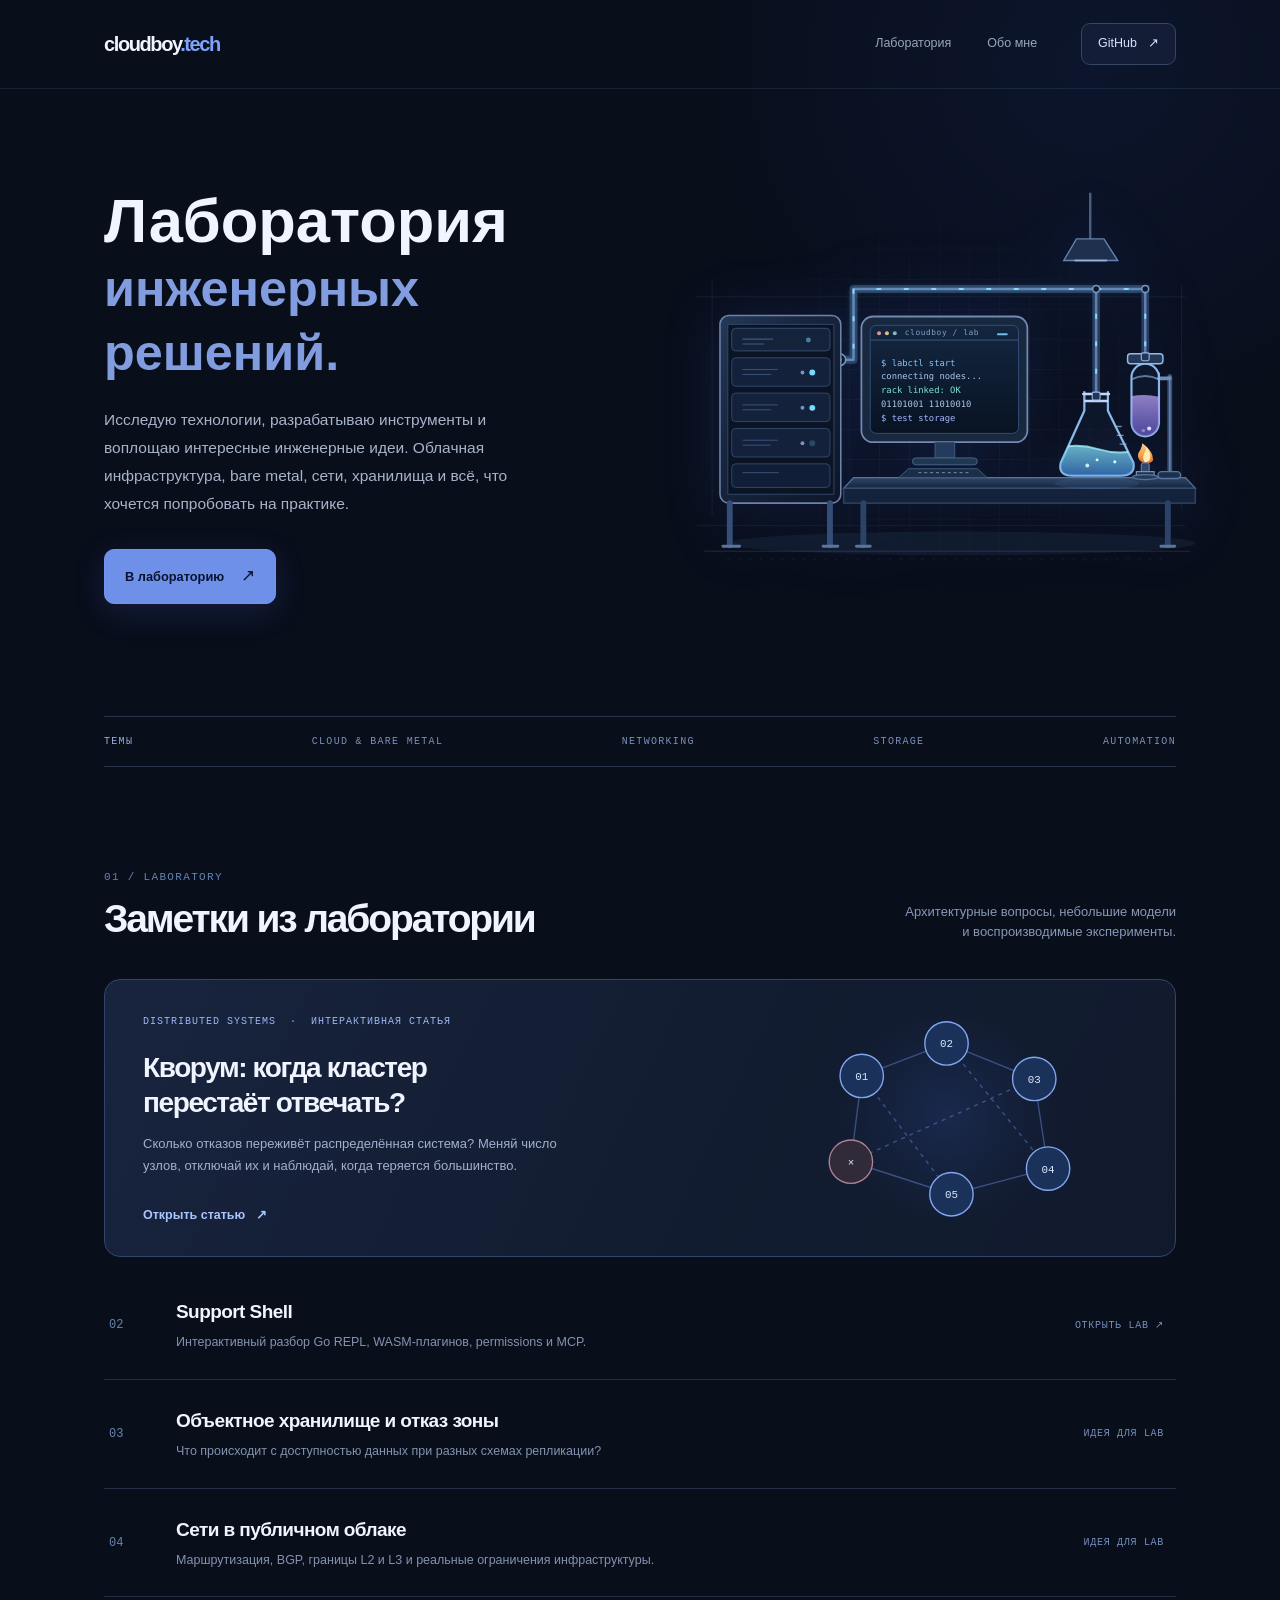
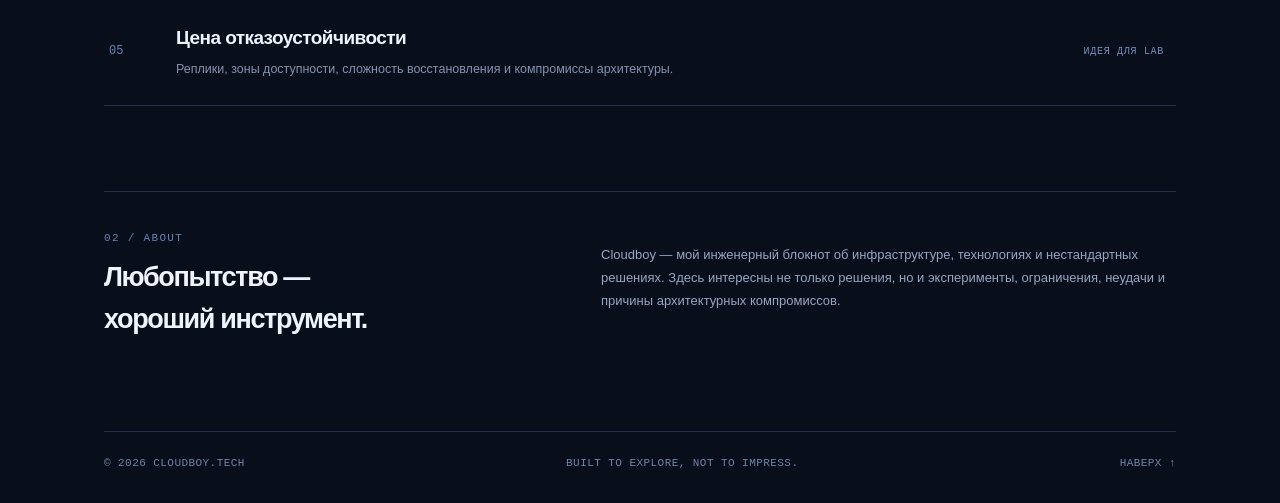
<file: index.html>
<!DOCTYPE html>
<html lang="ru">
<head>
<meta charset="utf-8">
<meta name="viewport" content="width=device-width, initial-scale=1">
<meta name="theme-color" content="#090e1b">
<title>Cloudboy — Лаборатория инженерных решений</title>
<style>
:root{color-scheme:dark;--bg:#090e1b;--panel:#10192b;--panel2:#0d1627;--ink:#f0f4ff;--muted:#8c9bb6;--line:#263248;--blue:#80a7ff;--blue2:#5f8ff9;--strong:#bcd0ff}
*{box-sizing:border-box}html{scroll-behavior:smooth}body{margin:0;background:var(--bg);color:var(--ink);font-family:Inter,ui-sans-serif,-apple-system,BlinkMacSystemFont,"Segoe UI",Arial,sans-serif;line-height:1.55;-webkit-font-smoothing:antialiased}button,a{font:inherit}a{color:inherit;text-decoration:none}button{cursor:pointer}button:focus-visible,a:focus-visible,input:focus-visible{outline:2px solid var(--blue);outline-offset:4px}::selection{background:#456bdc; color:white}
.site{position:relative;min-height:100vh;overflow:hidden;background:radial-gradient(ellipse 520px 500px at 85% 3%,rgba(35,69,161,.13),transparent 75%),#090e1b}.wrap{max-width:1180px;margin:0 auto;padding:0 54px}.topbar{height:89px;border-bottom:1px solid rgba(126,157,207,.13);position:relative;z-index:2}.top-inner{height:100%;display:flex;align-items:center;justify-content:space-between;gap:24px}.brand{white-space:nowrap}.brand-name{font-size:20px;font-weight:750;letter-spacing:-.07em}.brand-name span{color:#7ea3ff}.topnav{display:flex;align-items:center;gap:36px;margin-left:auto}.nav-item{font-size:12.5px;color:#99a6bc;transition:color .2s}.nav-item:hover{color:#fff}.top-right{display:flex;gap:15px;align-items:center;margin-left:20px}.outline-pill{border:1px solid #364561;border-radius:9px;background:rgba(46,60,96,.22);color:#d8e2ff;padding:10px 16px;display:inline-flex;align-items:center;gap:11px;font-size:12.5px;transition:background .2s}.outline-pill:hover{background:#273653}.menu-button{display:none}.eyebrow{font-family:ui-monospace,SFMono-Regular,Consolas,monospace;letter-spacing:.16em;color:#83a7ff;font-size:10.5px;font-weight:600;text-transform:uppercase}.section-num{font:11px ui-monospace,SFMono-Regular,Consolas,monospace;color:#6583b4;letter-spacing:.12em}
.hero{display:grid;grid-template-columns:1.14fr 1fr;align-items:center;gap:52px;padding-top:100px;padding-bottom:112px;min-height:548px}.hero h1{font-size:clamp(40px,4.8vw,62px);letter-spacing:normal;line-height:1.04;font-weight:600;margin:0 0 25px}.hero h1 .soft{color:#819ddf;font-size:.82em;letter-spacing:normal}.hero-desc{max-width:460px;color:#a7b4c9;font-size:15.5px;line-height:1.8;margin:0}.hero-actions{display:flex;align-items:center;gap:24px;margin-top:32px}.btn-primary{padding:13px 20px;border:1px solid #7395ed;background:#6e90e9;border-radius:10px;color:#08142d;font-weight:700;font-size:12.8px;box-shadow:0 8px 32px #4e71e52a;display:inline-flex;gap:17px;align-items:center;transition:transform .18s,background .18s}.btn-primary:hover{background:#88a9ff;transform:translateY(-2px)}.quiet-link{color:#b8c5df;font-weight:600;font-size:12.8px;display:inline-flex;gap:9px;align-items:center}.quiet-link:hover{color:#fff}.arrow{font-size:17px;font-weight:400}
.art{position:relative;height:415px;min-width:0;isolation:isolate;display:grid;place-items:center}.art-grid{position:absolute;inset:0;background-image:linear-gradient(#779bdf0e 1px,transparent 1px),linear-gradient(90deg,#779bdf0e 1px,transparent 1px);background-size:30px 30px;mask-image:radial-gradient(ellipse at center,black 24%,transparent 74%)}.art-svg{width:100%;max-width:440px;transform:scale(1.25);filter:drop-shadow(0 0 22px rgba(52,93,222,.16))}.art-caption{position:absolute;bottom:5px;right:10px;color:#758ab4;font:10px ui-monospace,Consolas,monospace;letter-spacing:.1em}.topics{border-top:1px solid var(--line);border-bottom:1px solid var(--line);padding:19px 0;display:flex;justify-content:space-between;gap:15px;font:10px ui-monospace,Consolas,monospace;letter-spacing:.13em;color:#7890b8}.topics span:first-child{color:#9aafe0}
.section{padding-top:104px;padding-bottom:85px;scroll-margin-top:20px}.section-head{display:flex;justify-content:space-between;align-items:flex-end;gap:24px;margin-bottom:37px}.section h2{font-size:39px;letter-spacing:-.055em;line-height:1.18;margin:13px 0 0;font-weight:680}.section-sub{font-size:13px;color:#8798b7;max-width:275px;text-align:right;margin:0}.feature{display:grid;grid-template-columns:1.15fr .85fr;border:1px solid #33446b;background:linear-gradient(115deg,#18243e,#121c30 59%,#111a2d);border-radius:16px;min-height:278px;overflow:hidden;transition:border-color .2s,transform .2s}.feature:hover{border-color:#6381c7;transform:translateY(-2px)}.feature-text{padding:36px 0 31px 38px;display:flex;flex-direction:column;align-items:flex-start}.tag{display:inline-block;font:10px ui-monospace,SFMono-Regular,Consolas,monospace;letter-spacing:.1em;color:#9cb8f5}.feature h3{font-weight:660;letter-spacing:-.05em;font-size:28px;line-height:1.25;max-width:440px;margin:23px 0 13px}.feature p{font-size:13px;color:#a1b0cd;line-height:1.7;max-width:430px;margin:0}.feature-cta{font-size:12.5px;font-weight:650;color:#a9c4ff;margin-top:auto;padding-top:24px}.feature-art{display:grid;place-items:center;position:relative;min-height:235px}.feature-art svg{width:96%;max-width:350px}.list-labs{margin-top:14px}.lab-item{display:grid;grid-template-columns:45px 1fr 130px;align-items:center;gap:22px;border-bottom:1px solid #253048;padding:26px 12px 26px 5px}.lab-item .no{color:#6984ae;font:12px ui-monospace,monospace}.lab-item h3{font-size:19px;letter-spacing:-.03em;font-weight:610;margin:0 0 7px}.lab-item p{font-size:12.5px;color:#8393af;margin:0}.lab-link:hover h3{color:#bcd0ff}.lab-meta{justify-self:end;font:10px ui-monospace,monospace;color:#7590bc;letter-spacing:.07em}.projects{padding-bottom:115px}.project{border-top:1px solid var(--line);border-bottom:1px solid var(--line);padding:31px 5px;display:grid;grid-template-columns:60px 1fr auto;gap:24px;align-items:center}.project-glyph{width:60px;height:60px;border-radius:15px;border:1px solid #39558b;background:linear-gradient(140deg,#1b3564,#141d36);display:grid;place-items:center;font-weight:800;letter-spacing:-.12em;font-size:24px;color:#a6c5ff}.project h3{margin:0 0 7px;font-size:20px;letter-spacing:-.035em}.project p{margin:0;max-width:590px;color:#879bb9;font-size:12.8px;line-height:1.7}.project-link{color:#bed0f5;font-size:12px;border:1px solid #354663;border-radius:9px;padding:10px 14px;white-space:nowrap}.project-link:hover{background:#1b2941}.about{padding:40px 0 90px;border-top:1px solid #263148;display:flex;justify-content:space-between;gap:40px;align-items:flex-start}.about p{font-size:13px;line-height:1.75;color:#95a6c1;max-width:575px;margin:12px 0 0}.bottom{border-top:1px solid #253048;color:#7085a8;padding:25px 0 31px;display:flex;align-items:center;justify-content:space-between;font:11px ui-monospace,monospace;letter-spacing:.04em}.bottom a:hover{color:white}
/* Article view */
#article-page[hidden],#home-page[hidden]{display:none}.article{max-width:930px;margin:0 auto;padding:74px 54px 116px}.back{font-size:12px;color:#8daaf1;display:inline-flex;align-items:center;gap:9px;background:none;border:0;padding:0}.back:hover{color:#d8e5ff}.article-kicker{margin-top:75px}.article h1{font-size:clamp(40px,5vw,64px);letter-spacing:-.07em;line-height:1.12;max-width:740px;margin:18px 0 23px}.article-intro{font-size:16px;color:#a4b3cc;line-height:1.85;max-width:685px;margin-bottom:44px}.article h2{font-size:24px;letter-spacing:-.04em;margin:55px 0 20px}.model{border:1px solid #314364;border-radius:16px;background:linear-gradient(145deg,#111d33,#0e1729);padding:27px;margin:30px 0 27px}.model-title{display:flex;align-items:center;justify-content:space-between;gap:10px;margin-bottom:23px}.model-title h3{margin:0;font-size:17px;letter-spacing:-.03em}.model-title .sim{font:10px ui-monospace,monospace;color:#7e9bc9}.model-body{display:grid;grid-template-columns:240px 1fr;gap:22px}.controls{border-right:1px solid #30405e;padding-right:24px}.control-label{color:#8297b8;font-size:11px;margin:0 0 11px}.tabs{display:flex;gap:5px;background:#0a1323;border:1px solid #273955;border-radius:9px;padding:4px;margin-bottom:31px}.tab{background:transparent;border:0;color:#8da1c0;border-radius:6px;padding:9px 10px;font-size:11px;font-weight:550;flex:1;white-space:nowrap}.tab[aria-pressed="true"]{background:#304e88;color:#f1f6ff}.range-top{display:flex;justify-content:space-between;align-items:center;margin-bottom:12px}.range-top b{font-size:20px;font-weight:650}input[type=range]{width:100%;accent-color:#91aff8;cursor:pointer;margin:8px 0 28px}.number{font-size:48px;letter-spacing:-.07em;line-height:1.1;font-weight:650}.metric-label{color:#829ac1;font-size:11px;margin-top:8px}.diagram{min-height:250px;display:grid;place-items:center;position:relative;border-radius:11px;background-image:linear-gradient(#627ca413 1px,transparent 1px),linear-gradient(90deg,#627ca413 1px,transparent 1px);background-size:23px 23px}.diagram svg{width:100%;max-width:420px;height:auto}.model-summary{border-top:1px solid #30405e;margin-top:25px;padding-top:19px;display:flex;gap:13px;align-items:start;color:#9fb2d1;font-size:12px;line-height:1.6}.bullet-blue{width:7px;height:7px;border-radius:100%;background:#89acfa;flex:none;margin-top:6px}.article-copy{font-size:14px;line-height:1.85;color:#a3b2cc}.article-note{border-left:2px solid #6d8bdf;padding:10px 23px;color:#bcc9e2;background:rgba(43,67,116,.12);margin:32px 0;font-size:13px;line-height:1.7}.article-footer{margin-top:64px;border-top:1px solid var(--line);padding-top:28px}
@media(max-width:900px){.wrap{padding:0 29px}.hero{gap:16px;padding-top:78px;padding-bottom:88px;min-height:480px}.hero h1{font-size:clamp(38px,5.3vw,50px)}.art{height:310px}.art-svg{transform:scale(1.06)}.feature-text{padding-left:28px}.feature h3{font-size:24px}.topnav{gap:17px}.topics{flex-wrap:wrap;column-gap:24px}.model-body{grid-template-columns:220px 1fr}}
@media(max-width:700px){.wrap{padding:0 22px}.topbar{height:72px}.topnav{display:none}.top-right{margin-left:auto}.outline-pill{padding:8px 11px}.hero{display:flex;flex-direction:column;align-items:stretch;padding-top:78px;padding-bottom:65px;gap:36px}.hero h1{font-size:clamp(39px,9vw,54px)}.hero-desc{font-size:14px}.art{height:280px}.art-svg{max-width:380px;transform:none}.topics{justify-content:flex-start;gap:15px 25px}.section{padding-top:79px}.section-head{align-items:start;flex-direction:column;gap:12px;margin-bottom:26px}.section-sub{text-align:left}.section h2{font-size:32px}.feature{grid-template-columns:1fr}.feature-text{padding:30px 26px 0}.feature-art{min-height:195px}.feature h3{font-size:25px}.lab-item{grid-template-columns:28px 1fr;gap:15px;padding:23px 0}.lab-meta{grid-column:2;justify-self:start}.project{grid-template-columns:55px 1fr;gap:17px}.project-link{grid-column:2;justify-self:start}.about{flex-direction:column;gap:18px;padding-bottom:60px}.bottom{gap:20px;flex-wrap:wrap}.article{padding:44px 22px 90px}.article-kicker{margin-top:60px}.article-intro{font-size:14px}.model{padding:18px 15px}.model-body{grid-template-columns:1fr;gap:12px}.controls{border:0;border-bottom:1px solid #30405e;padding:0 0 4px}.diagram{min-height:230px}.range-top{margin-top:0}.tabs{margin-bottom:19px}.number{font-size:37px}.model-title{align-items:flex-start}.model-title h3{font-size:15px}}
@media(prefers-reduced-motion:reduce){html{scroll-behavior:auto}*,*::before,*::after{transition:none!important}}
</style>
</head>
<body>
<div class="site" id="cloudboy-app">
<header class="topbar"><div class="wrap top-inner">
<a class="brand" href="#top" data-nav="top" aria-label="Cloudboy — домой"><span class="brand-name">cloudboy<span>.tech</span></span></a>
<nav class="topnav" aria-label="Главная навигация"><a class="nav-item" href="#lab" data-nav="lab">Лаборатория</a><a class="nav-item" href="#about" data-nav="about">Обо мне</a></nav>
<div class="top-right"><a class="outline-pill" href="https://github.com/cloudboy-tech" target="_blank" rel="noopener noreferrer">GitHub <span aria-hidden="true">↗</span></a></div>
</div></header>
<main id="home-page">
<div class="wrap">
<section class="hero" id="top">
<div class="hero-copy">
<h1>Лаборатория<br><span class="soft">инженерных решений.</span></h1>
<p class="hero-desc">Исследую технологии, разрабатываю инструменты и воплощаю интересные инженерные идеи. Облачная инфраструктура, bare metal, сети, хранилища и всё, что хочется попробовать на практике.</p>
<div class="hero-actions"><a href="#lab" class="btn-primary">В лабораторию <span class="arrow">↗</span></a></div></div>
<div class="art" aria-label="Иллюстрация инженерной лаборатории"><div class="art-grid"></div>
<img class="art-svg" src="assets/lab-scene.svg?v=96a3bef" width="560" height="420" alt="Серверная стойка и терминал передают данные двум разным испытательным установкам; на экране бегут команды, в колбах поднимаются пузырьки." fetchpriority="high">
</div>
</section>
<div class="topics"><span>ТЕМЫ</span><span>CLOUD &amp; BARE METAL</span><span>NETWORKING</span><span>STORAGE</span><span>AUTOMATION</span></div>
<section class="section" id="lab"><div class="section-head"><div><div class="section-num">01 / LABORATORY</div><h2>Заметки из лаборатории</h2></div><p class="section-sub">Архитектурные вопросы, небольшие модели и воспроизводимые эксперименты.</p></div>
<a class="feature" href="#quorum" data-open-article="quorum" aria-label="Открыть интерактивную статью о кворуме"><div class="feature-text"><div class="tag">DISTRIBUTED SYSTEMS &nbsp;·&nbsp; ИНТЕРАКТИВНАЯ СТАТЬЯ</div><h3>Кворум: когда кластер<br>перестаёт отвечать?</h3><p>Сколько отказов переживёт распределённая система? Меняй число узлов, отключай их и наблюдай, когда теряется большинство.</p><span class="feature-cta">Открыть статью &nbsp; ↗</span></div><div class="feature-art">
<svg viewBox="0 0 355 235" role="img" aria-label="Схема распределённого кластера с несколькими узлами и связями">
<defs><radialGradient id="feat-bg"><stop stop-color="#3c65d5" stop-opacity=".18"/><stop offset="1" stop-color="#3c65d5" stop-opacity="0"/></radialGradient></defs>
<circle cx="177" cy="116" r="110" fill="url(#feat-bg)"/>
<g stroke="#688fe3" stroke-width="1.4" stroke-opacity=".45" fill="none"><path d="M90 75L176 42L265 78L279 169L181 195L79 162Z"/><path d="M90 75L181 195M176 42L279 169M265 78L79 162" stroke-dasharray="4 5"/></g>
<g fill="#1a3159" stroke="#83a6f1" stroke-width="1.4"><circle cx="90" cy="75" r="22"/><circle cx="176" cy="42" r="22"/><circle cx="265" cy="78" r="22"/><circle cx="279" cy="169" r="22"/><circle cx="181" cy="195" r="22"/></g>
<circle cx="79" cy="162" r="22" fill="#302a39" stroke="#ac8394" stroke-width="1.4"/>
<g font-size="11" font-family="ui-monospace,monospace" fill="#dce7ff" text-anchor="middle"><text x="90" y="79">01</text><text x="176" y="46">02</text><text x="265" y="82">03</text><text x="279" y="173">04</text><text x="181" y="199">05</text><text x="79" y="166">×</text></g>
</svg>
</div></a>
<div class="list-labs">
<a class="lab-item lab-link" href="support-shell.html"><div class="no">02</div><div><h3>Support Shell</h3><p>Интерактивный разбор Go REPL, WASM-плагинов, permissions и MCP.</p></div><span class="lab-meta">ОТКРЫТЬ LAB ↗</span></a>
<div class="lab-item"><div class="no">03</div><div><h3>Объектное хранилище и отказ зоны</h3><p>Что происходит с доступностью данных при разных схемах репликации?</p></div><span class="lab-meta">ИДЕЯ ДЛЯ LAB</span></div>
<div class="lab-item"><div class="no">04</div><div><h3>Сети в публичном облаке</h3><p>Маршрутизация, BGP, границы L2 и L3 и реальные ограничения инфраструктуры.</p></div><span class="lab-meta">ИДЕЯ ДЛЯ LAB</span></div>
<div class="lab-item"><div class="no">05</div><div><h3>Цена отказоустойчивости</h3><p>Реплики, зоны доступности, сложность восстановления и компромиссы архитектуры.</p></div><span class="lab-meta">ИДЕЯ ДЛЯ LAB</span></div>
</div>
</section>

<section class="about" id="about"><div><div class="section-num">02 / ABOUT</div><h2 style="font-size:27px;letter-spacing:-.05em;margin:13px 0 0">Любопытство —<br>хороший инструмент.</h2></div><p>Cloudboy — мой инженерный блокнот об инфраструктуре, технологиях и нестандартных решениях. Здесь интересны не только решения, но и эксперименты, ограничения, неудачи и причины архитектурных компромиссов.</p></section>
<footer class="bottom"><span>© 2026 CLOUDBOY.TECH</span><span>BUILT TO EXPLORE, NOT TO IMPRESS.</span><a href="#top" data-nav="top">НАВЕРХ ↑</a></footer>
</div></main>
<main id="article-page" hidden><article class="article">
<button class="back" type="button" data-back>← &nbsp; Ко всем исследованиям</button>
<div class="article-kicker eyebrow">LAB / 001 &nbsp;·&nbsp; DISTRIBUTED SYSTEMS</div>
<h1>Кворум: когда кластер<br>перестаёт отвечать?</h1>
<p class="article-intro">В распределённом кластере выход из строя одного узла не обязательно означает потерю доступности. Но есть граница, после которой большинство больше не может согласовать решение. Попробуй найти её сам.</p>
<div class="model" id="quorum-model"><div class="model-title"><h3>Большинство в распределённом кластере</h3><div class="sim">INTERACTIVE MODEL &nbsp; ●</div></div>
<div class="model-body"><div class="controls">
<div class="range-top"><span class="control-label" style="margin:0">Всего узлов</span><b id="node-count">5</b></div>
<input id="node-slider" type="range" min="3" max="11" step="1" value="5" aria-label="Количество узлов в кластере">
<div class="range-top"><span class="control-label" style="margin:0">Недоступно узлов</span><b id="failed-count">1</b></div>
<input id="failure-slider" type="range" min="0" max="5" step="1" value="1" aria-label="Количество недоступных узлов">
<div class="control-label">Нужно для большинства</div><div class="number" id="quorum-count" aria-live="polite">3</div>
<div class="metric-label" id="quorum-formula">⌊ N / 2 ⌋ + 1</div>
<div class="metric-label" id="cluster-health" style="margin-top:20px;font-weight:700;color:#9fd3c1">● Кворум есть</div>
</div><div class="diagram"><svg id="quorum-diagram" viewBox="0 0 460 300" role="img" aria-label="Интерактивная схема доступных и недоступных узлов кластера"></svg></div></div>
<div class="model-summary"><span class="bullet-blue"></span><span id="model-insight">Четыре доступных узла сохраняют большинство из пяти. Кластер ещё способен достигнуть кворума.</span></div></div>
<h2>Что показывает модель?</h2>
<p class="article-copy">В модели с <strong style="color:#dce7fc">N равноправными участниками</strong> для решения требуется большинство: <code style="color:#a8c2fd">⌊N / 2⌋ + 1</code>. Например, из пяти узлов нужны хотя бы три. Один или два отказа оставляют кворум; три — уже нет. Попробуй менять размер кластера: четвёртый узел увеличит кворум до трёх, но не даст дополнительной терпимости к отказам по сравнению с тремя узлами.</p>
<div class="article-note">Это упрощённая модель majority quorum, а не симулятор конкретной распределённой БД. В реальных системах доступность зависит также от лидера, сетевых разделений, размещения реплик, протокола согласования и требований к чтению и записи.</div>
<div class="article-footer"><button class="back" type="button" data-back>← &nbsp; Вернуться в лабораторию</button></div>
</article></main>
</div>
<script>
(function(){
const root=document.getElementById('cloudboy-app');
const home=root.querySelector('#home-page'),article=root.querySelector('#article-page');
function showArticle(){home.hidden=true;article.hidden=false;history.replaceState(null,"","#quorum");window.scrollTo(0,0);draw();}
function showHome(target){article.hidden=true;home.hidden=false;history.replaceState(null,"",target&&target!=="top"?"#"+target:location.pathname);requestAnimationFrame(()=>{if(target&&target!=='top'){root.querySelector('#'+target)?.scrollIntoView({behavior:'smooth',block:'start'});}else{window.scrollTo({top:0,behavior:'smooth'});}});}
root.querySelectorAll('[data-open-article]').forEach(a=>a.addEventListener('click',e=>{e.preventDefault();showArticle();}));
root.querySelectorAll('[data-back]').forEach(b=>b.addEventListener('click',()=>showHome('lab')));
root.querySelectorAll('[data-nav]').forEach(a=>a.addEventListener('click',e=>{e.preventDefault();showHome(a.dataset.nav);}));
const slider=root.querySelector('#node-slider');
const failureSlider=root.querySelector('#failure-slider');
const svg=root.querySelector('#quorum-diagram');
function draw(){
 const n=Number(slider.value);
 failureSlider.max=String(n);
 if(Number(failureSlider.value)>n){failureSlider.value=String(n)}
 const failed=Number(failureSlider.value),online=n-failed;
 const required=Math.floor(n/2)+1;
 const healthy=online>=required;
 root.querySelector('#node-count').textContent=n;
 root.querySelector('#failed-count').textContent=failed;
 root.querySelector('#quorum-count').textContent=required;
 const health=root.querySelector('#cluster-health');
 health.textContent=healthy?'● Кворум есть':'● Кворум потерян';
 health.style.color=healthy?'#9fd3c1':'#f0a99d';
 root.querySelector('#model-insight').textContent=healthy
  ? `Доступно ${online} из ${n} узлов. Для большинства требуется ${required}, поэтому кластер сохраняет кворум.`
  : `Доступно только ${online} из ${n} узлов. Для большинства требуется ${required}. В этой модели принять согласованное решение нельзя.`;
 const cx=230,cy=150,rad=n>7?115:106;
 const nodes=Array.from({length:n},(_,i)=>({x:cx+rad*Math.cos(2*Math.PI*i/n-Math.PI/2),y:cy+rad*Math.sin(2*Math.PI*i/n-Math.PI/2)}));
 const links=[];
 for(let i=0;i<n;i++)for(let j=i+1;j<n;j++){
  links.push(`<line x1="${nodes[i].x}" y1="${nodes[i].y}" x2="${nodes[j].x}" y2="${nodes[j].y}" stroke="#6889c3" stroke-opacity=".16" stroke-width="1"/>`);
 }
 const dots=nodes.map((p,i)=>{
  const up=i<online;
  return `<g><circle cx="${p.x}" cy="${p.y}" r="${n>8?15:18}" fill="${up?'#203d69':'#352b36'}" stroke="${up?'#8eaefd':'#b78591'}" stroke-width="1.5"/><text x="${p.x}" y="${p.y+4}" text-anchor="middle" font-size="11" font-family="ui-monospace,monospace" fill="${up?'#eef3ff':'#f0b7bd'}">${up?i+1:'×'}</text></g>`;
 });
 svg.innerHTML=`<circle cx="230" cy="150" r="135" fill="none" stroke="#38557c" stroke-opacity=".4" stroke-dasharray="3 8"/>${links.join('')}${dots.join('')}<text x="230" y="145" text-anchor="middle" fill="${healthy?'#a7c4fa':'#e5a6a6'}" font-size="30" font-weight="650">${online}/${n}</text><text x="230" y="166" text-anchor="middle" fill="#90a5c5" font-size="11">доступно</text>`;
 svg.setAttribute('aria-label',`${online} из ${n} узлов доступны. Кворум ${healthy?'сохранён':'потерян'}.`);
}
slider.addEventListener('input',draw);
failureSlider.addEventListener('input',draw);
draw();
if(location.hash==='#quorum')showArticle();
})();
</script>
</body>
</html>
</file>
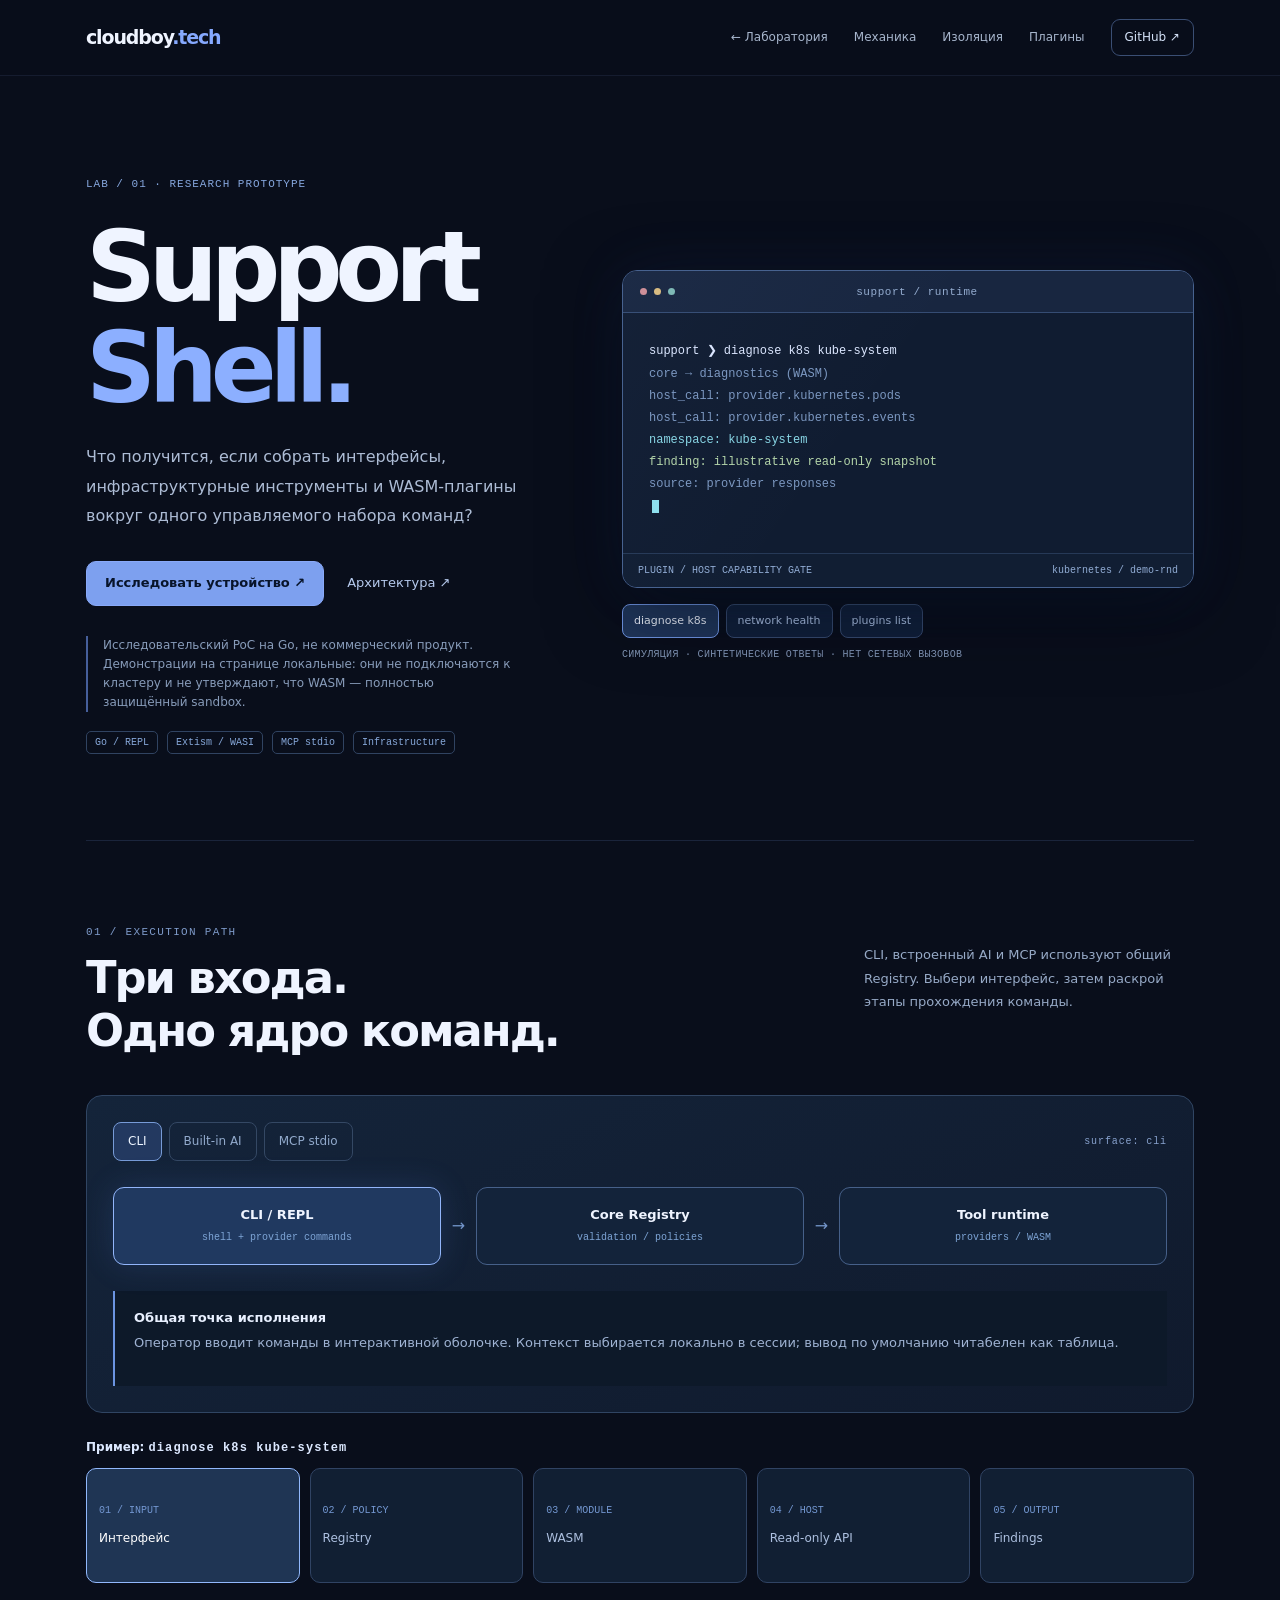
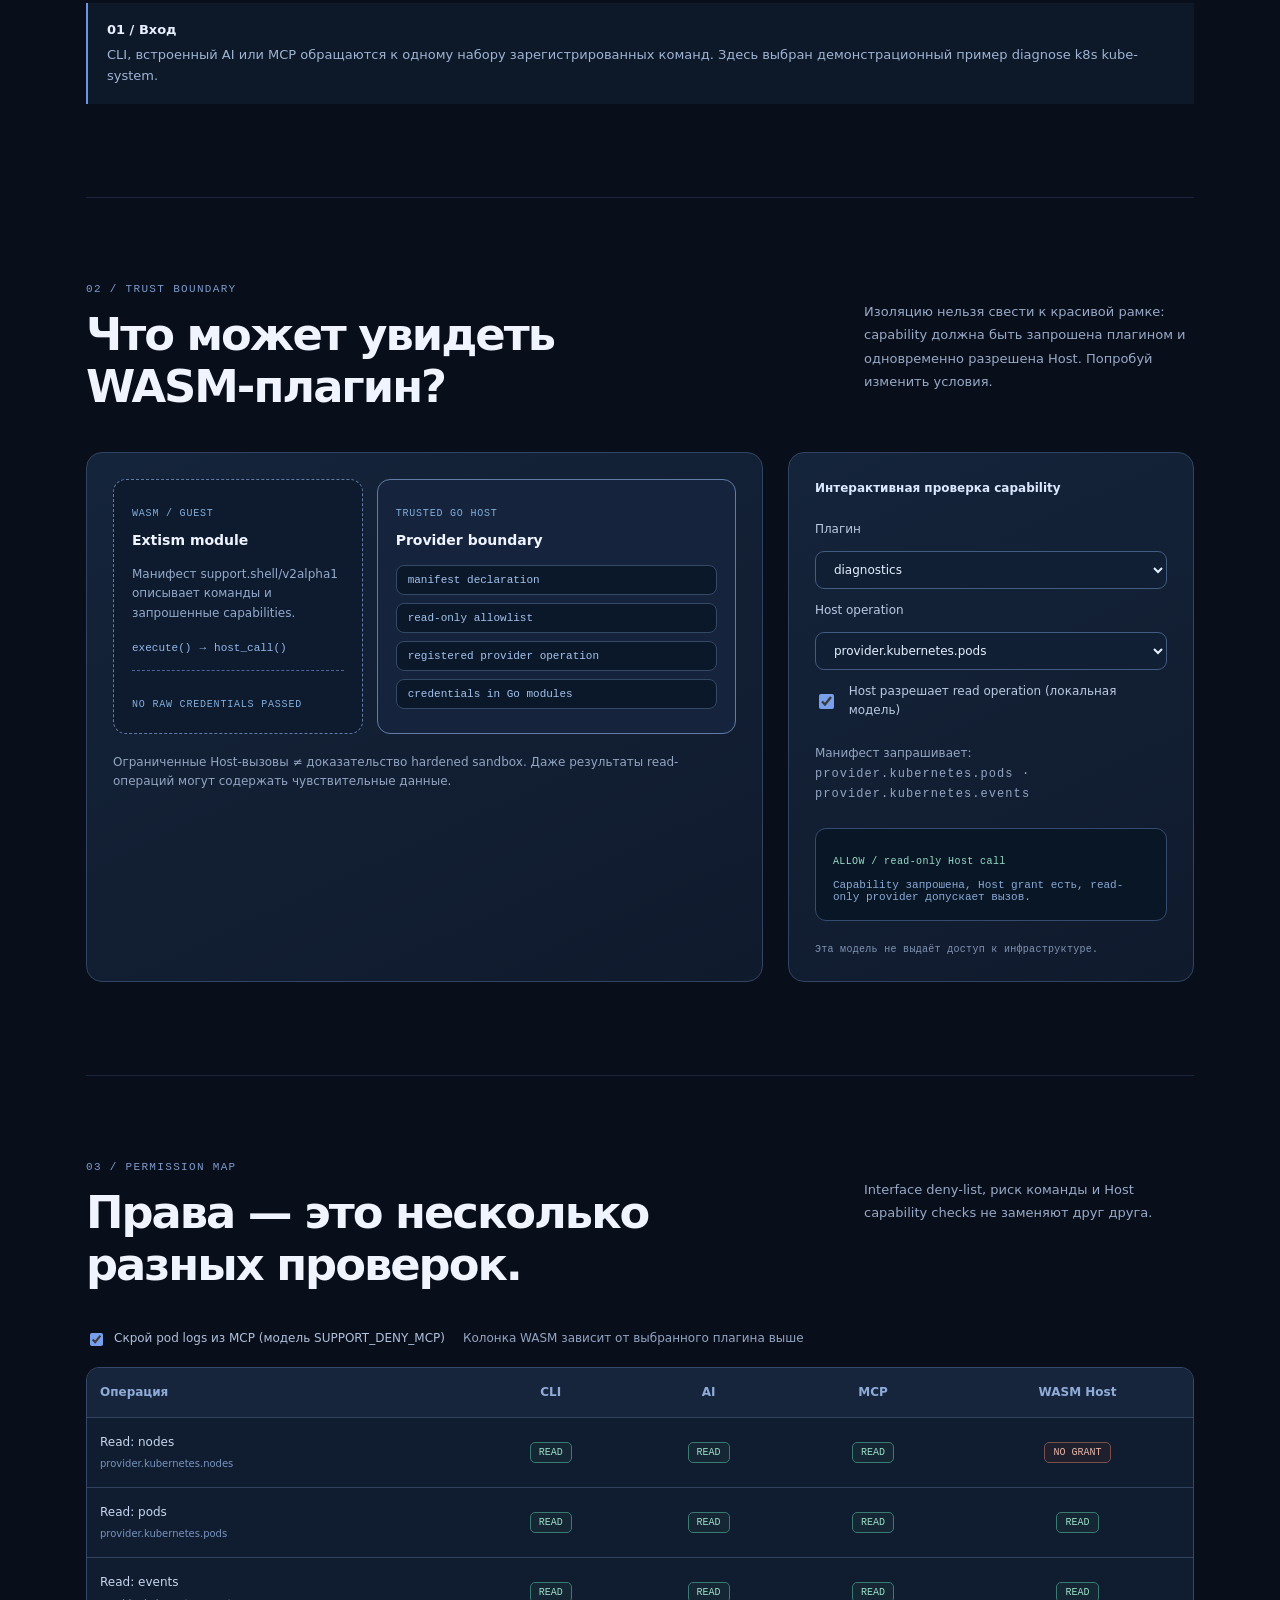
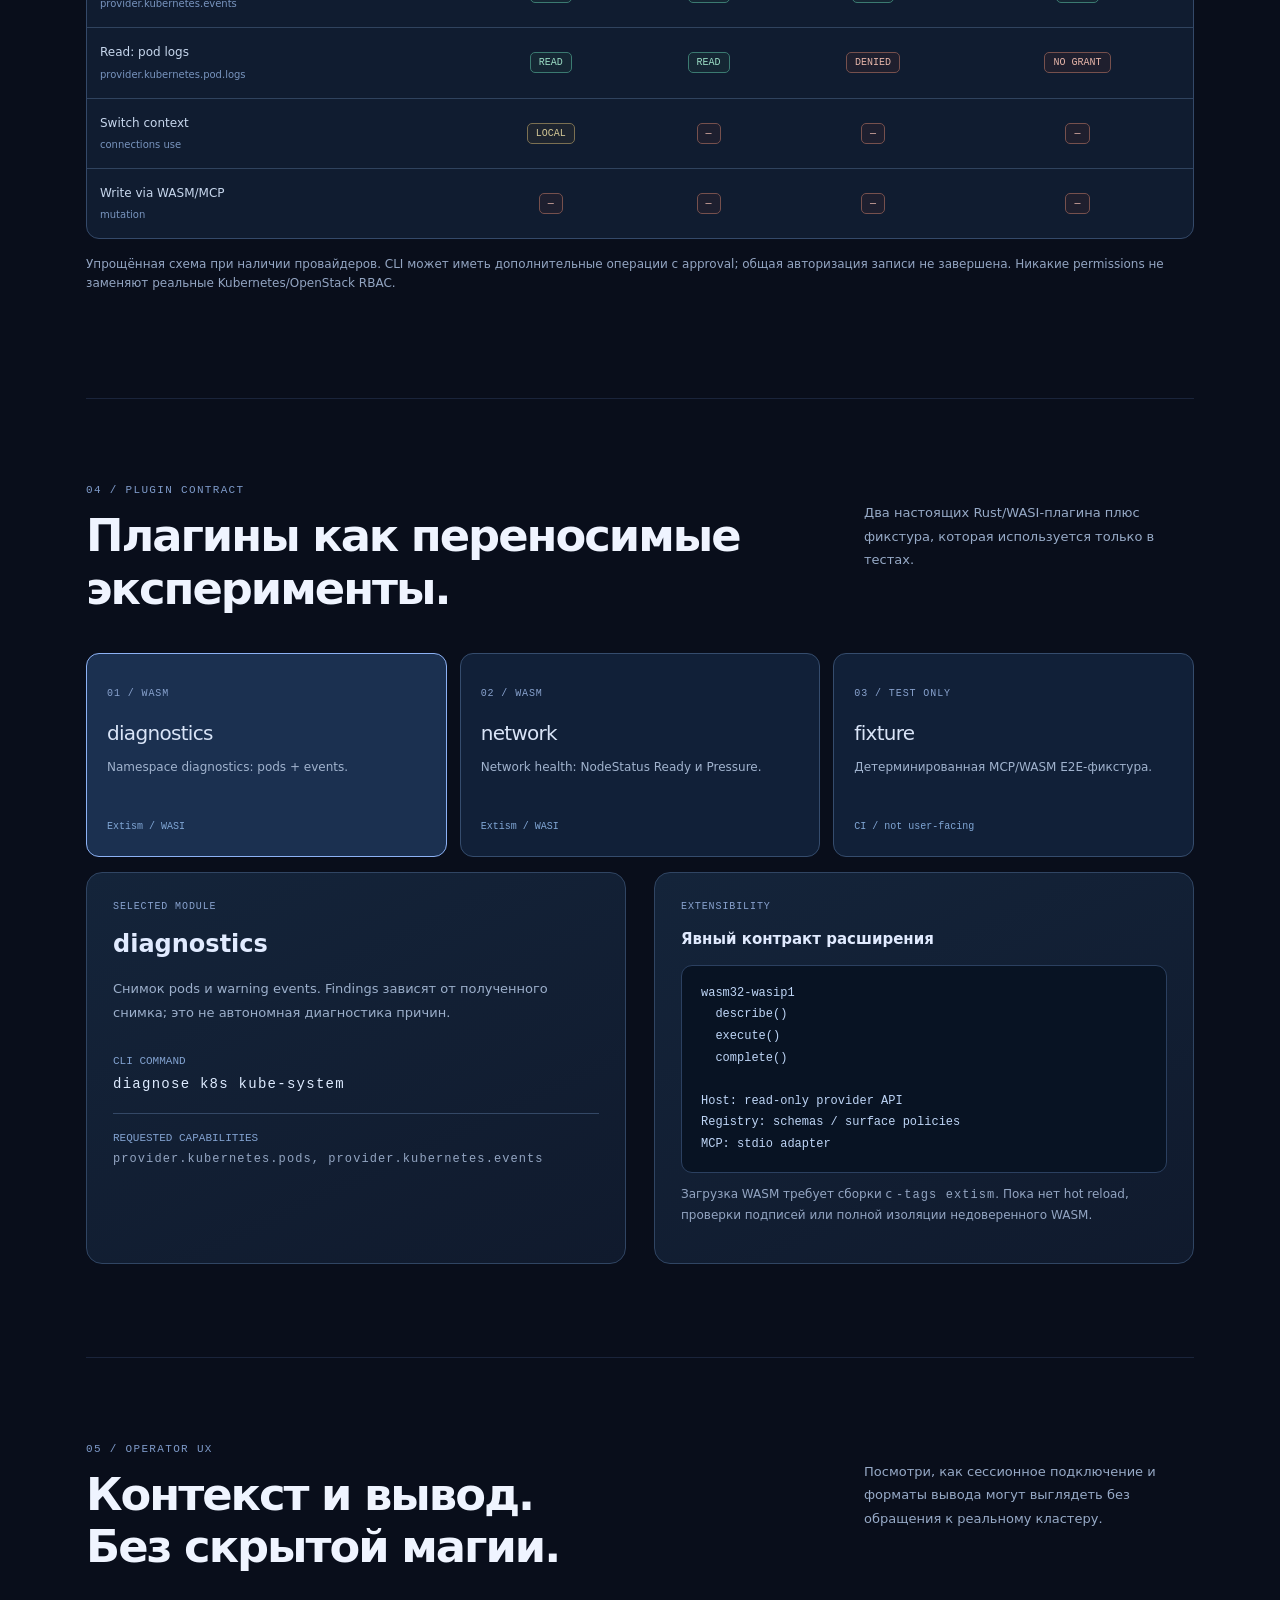
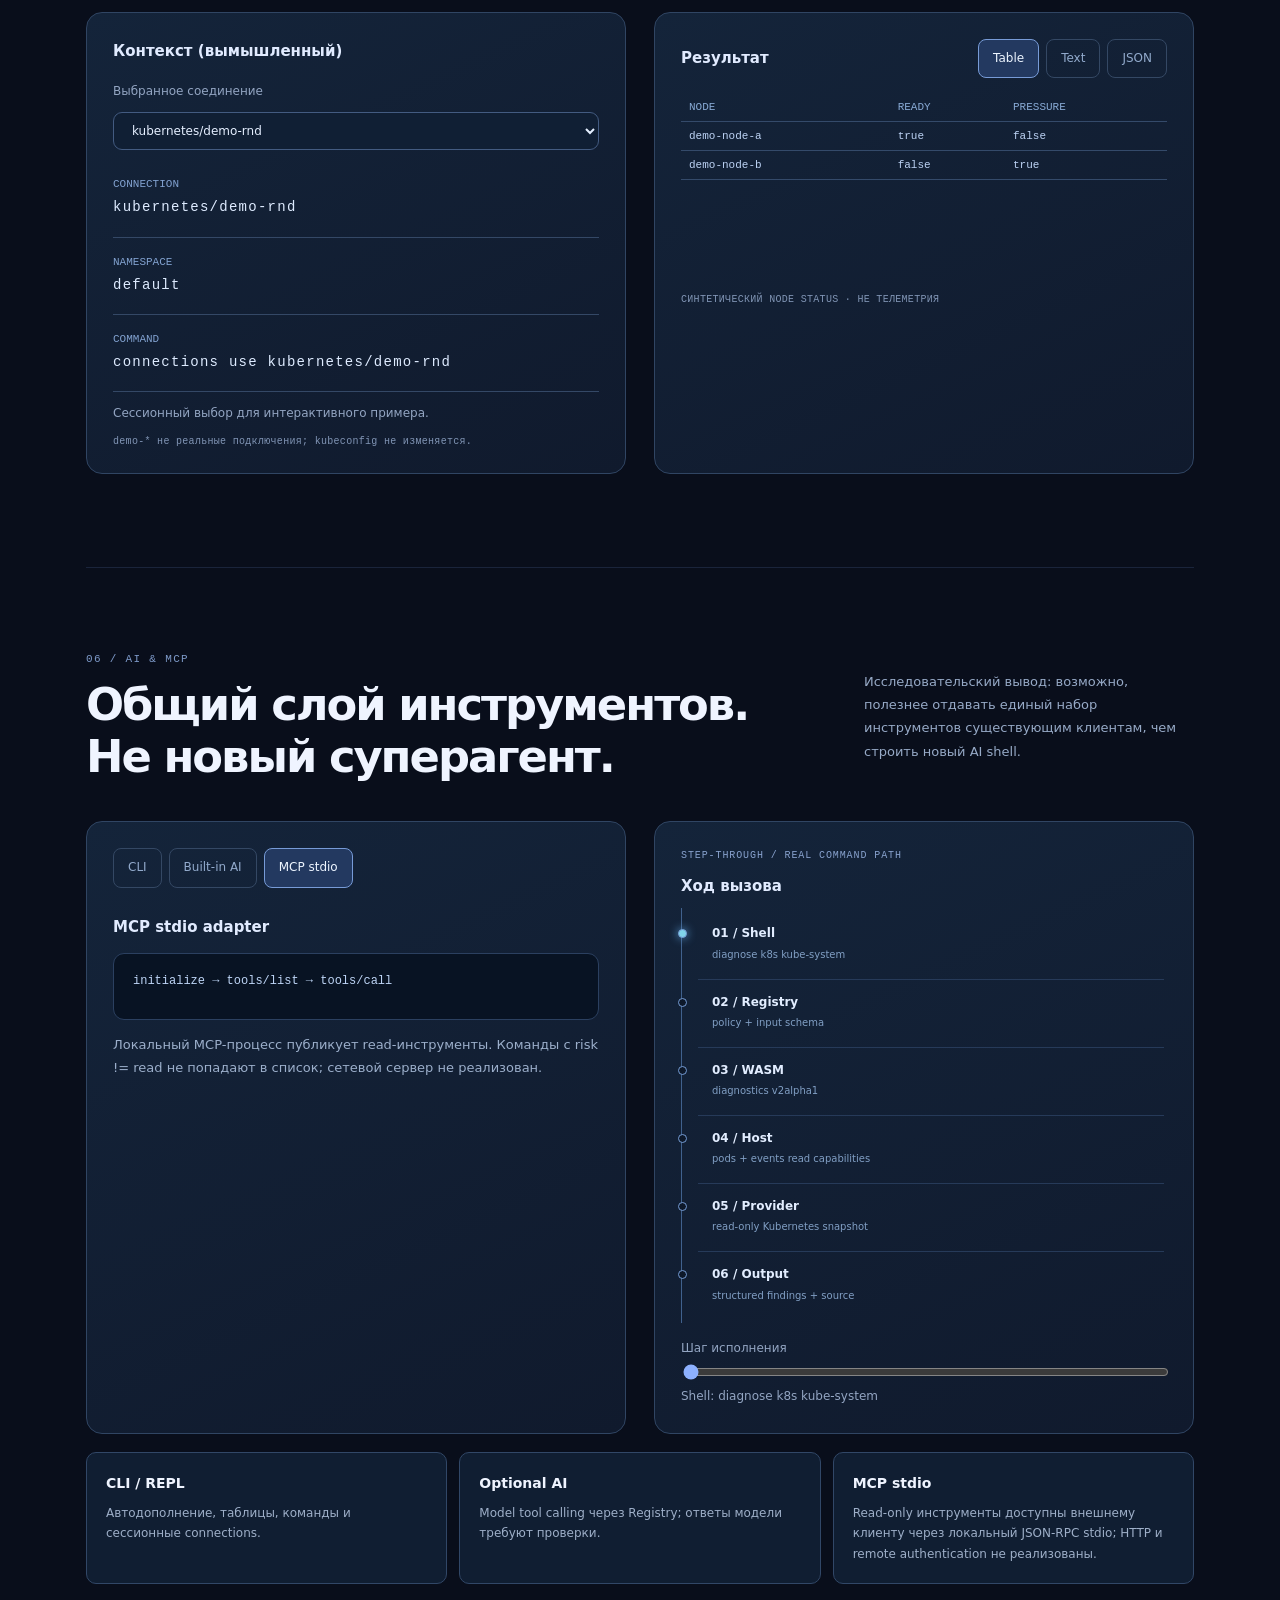
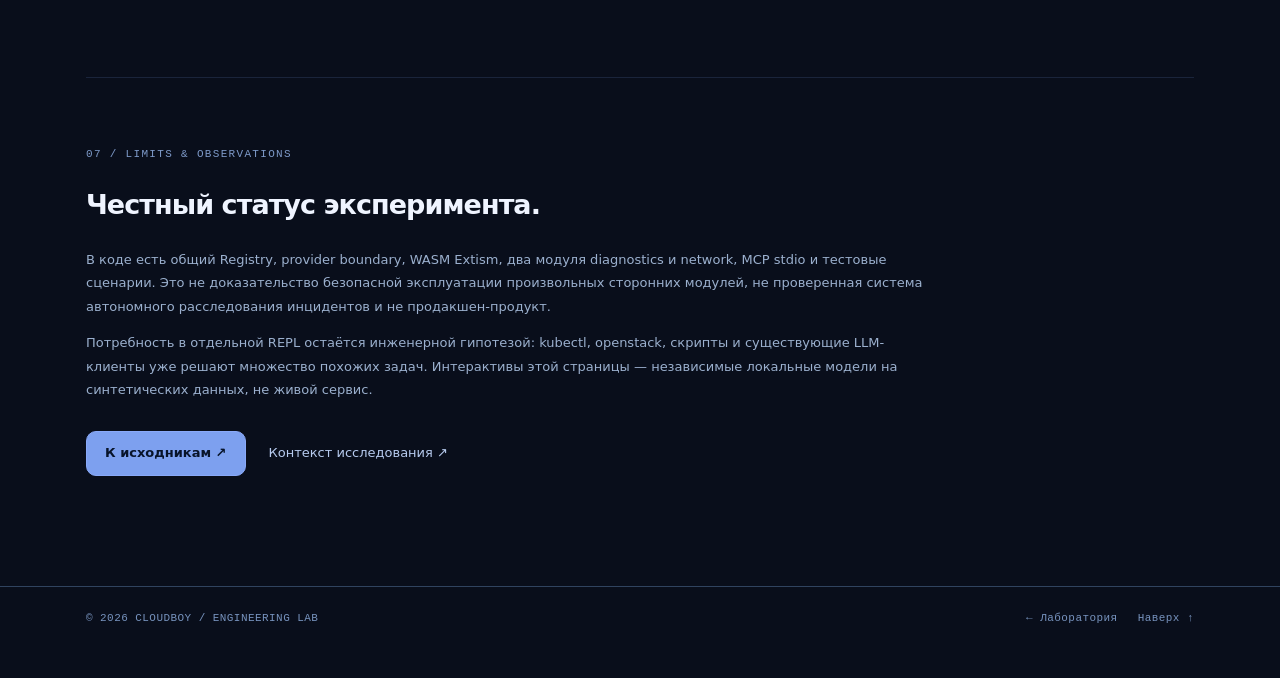
<file: support-shell.html>
<!DOCTYPE html><html lang="ru"><head><meta charset="utf-8"><meta name="viewport" content="width=device-width,initial-scale=1"><meta name="theme-color" content="#090e1b"><meta name="description" content="Support Shell: Go REPL, MCP stdio и capability-restricted WASM-плагины. Интерактивная заметка лаборатории Cloudboy."><title>Support Shell — Cloudboy Lab</title><link rel="stylesheet" href="assets/support-shell.css"><script defer src="assets/support-shell.js"></script></head><body><div class="shell-page">
<header class="site-head"><div class="container"><a class="logo" href="index.html#lab">cloudboy<span>.tech</span></a><nav class="head-nav" aria-label="Навигация"><a href="index.html#lab">← Лаборатория</a><a href="#execution">Механика</a><a href="#capabilities">Изоляция</a><a href="#modules">Плагины</a><a class="git" href="https://github.com/totaki/support-shell" target="_blank" rel="noopener noreferrer">GitHub ↗</a></nav></div></header>
<main class="container">
<section class="page-hero" aria-labelledby="hero-title"><div><div class="eyebrow">LAB / 01 · RESEARCH PROTOTYPE</div><h1 id="hero-title">Support<br><span>Shell.</span></h1><p class="lead">Что получится, если собрать интерфейсы, инфраструктурные инструменты и WASM-плагины вокруг одного управляемого набора команд?</p><div class="hero-links"><a class="primary-link" href="#execution">Исследовать устройство ↗</a><a class="text-link" href="https://github.com/totaki/support-shell/blob/main/docs/architecture.md" target="_blank" rel="noopener noreferrer">Архитектура ↗</a></div><p class="hero-foot">Исследовательский PoC на Go, не коммерческий продукт. Демонстрации на странице локальные: они не подключаются к кластеру и не утверждают, что WASM — полностью защищённый sandbox.</p><div class="info-strip"><span>Go / REPL</span><span>Extism / WASI</span><span>MCP stdio</span><span>Infrastructure</span></div></div>
<div><div class="terminal"><div class="terminal-top"><span class="dot"></span><span class="dot"></span><span class="dot"></span><span class="term-title">support / runtime</span></div><div class="terminal-body"><div id="terminal-lines" aria-live="off"></div><span class="cursor" aria-hidden="true"></span></div><div class="term-bottom"><span>PLUGIN / HOST CAPABILITY GATE</span><span id="term-context">demo</span></div></div><div class="term-examples" aria-label="Демонстрационные команды"><button type="button" class="chip-button" data-demo="diag" aria-pressed="true">diagnose k8s</button><button type="button" class="chip-button" data-demo="network" aria-pressed="false">network health</button><button type="button" class="chip-button" data-demo="plugins" aria-pressed="false">plugins list</button></div><div class="demo-note">СИМУЛЯЦИЯ · СИНТЕТИЧЕСКИЕ ОТВЕТЫ · НЕТ СЕТЕВЫХ ВЫЗОВОВ</div></div></section>

<section class="section" id="execution"><div class="section-intro"><div><div class="section-num">01 / EXECUTION PATH</div><h2>Три входа.<br>Одно ядро команд.</h2></div><p>CLI, встроенный AI и MCP используют общий Registry. Выбери интерфейс, затем раскрой этапы прохождения команды.</p></div>
<div class="panel"><div class="surface-intro"><div class="tabs" role="group" aria-label="Интерфейс"><button type="button" class="tab" data-surface="cli" aria-pressed="true">CLI</button><button type="button" class="tab" data-surface="ai" aria-pressed="false">Built-in AI</button><button type="button" class="tab" data-surface="mcp" aria-pressed="false">MCP stdio</button></div><span class="kicker" id="surface-label">surface: cli</span></div><div class="surface-diagram"><div class="node active"><b id="surface-entry">CLI / REPL</b><small id="surface-sub">shell</small></div><div class="node-arrow">→</div><div class="node"><b>Core Registry</b><small>validation / policies</small></div><div class="node-arrow">→</div><div class="node"><b>Tool runtime</b><small>providers / WASM</small></div></div><div class="detail"><strong>Общая точка исполнения</strong><span id="surface-detail"></span></div></div><div style="height:25px"></div><div class="rail-title">Пример: <span class="mono">diagnose k8s kube-system</span></div><div class="workflow" role="group" aria-label="Этапы вызова"><button class="step" type="button" data-step="0" aria-pressed="true"><b>01 / INPUT</b><span>Интерфейс</span></button><button class="step" type="button" data-step="1" aria-pressed="false"><b>02 / POLICY</b><span>Registry</span></button><button class="step" type="button" data-step="2" aria-pressed="false"><b>03 / MODULE</b><span>WASM</span></button><button class="step" type="button" data-step="3" aria-pressed="false"><b>04 / HOST</b><span>Read-only API</span></button><button class="step" type="button" data-step="4" aria-pressed="false"><b>05 / OUTPUT</b><span>Findings</span></button></div><div class="detail" id="flow-detail" role="status" aria-live="polite"></div>
</section>

<section class="section" id="capabilities"><div class="section-intro"><div><div class="section-num">02 / TRUST BOUNDARY</div><h2>Что может увидеть<br>WASM-плагин?</h2></div><p>Изоляцию нельзя свести к красивой рамке: capability должна быть запрошена плагином и одновременно разрешена Host. Попробуй изменить условия.</p></div>
<div class="layout-major"><div class="panel"><div class="trust-diagram"><div class="trust-box"><span class="trust-label">WASM / GUEST</span><h3>Extism module</h3><p>Манифест support.shell/v2alpha1 описывает команды и запрошенные capabilities.</p><div class="trust-line"><span>execute()</span><span>→</span><span>host_call()</span></div><span class="trust-label">NO RAW CREDENTIALS PASSED</span></div><div class="trust-box host"><span class="trust-label">TRUSTED GO HOST</span><h3>Provider boundary</h3><div class="trust-host-functions"><span class="host-rule">manifest declaration</span><span class="host-rule">read-only allowlist</span><span class="host-rule">registered provider operation</span><span class="host-rule">credentials in Go modules</span></div></div></div><p class="mini" style="margin-top:19px">Ограниченные Host-вызовы ≠ доказательство hardened sandbox. Даже результаты read-операций могут содержать чувствительные данные.</p></div>
<div class="panel control-stack"><div class="rail-title">Интерактивная проверка capability</div><label for="cap-plugin">Плагин</label><select class="select" id="cap-plugin"><option value="diagnostics">diagnostics</option><option value="network">network</option></select><label for="cap-operation">Host operation</label><select class="select" id="cap-operation"><option value="provider.kubernetes.pods">provider.kubernetes.pods</option><option value="provider.kubernetes.events">provider.kubernetes.events</option><option value="provider.kubernetes.nodes">provider.kubernetes.nodes</option><option value="provider.kubernetes.pod.logs">provider.kubernetes.pod.logs</option></select><label><input id="cap-host-grant" type="checkbox" checked> Host разрешает read operation (локальная модель)</label><p class="mini">Манифест запрашивает: <span class="mono" id="cap-required"></span></p><div class="rule-result" aria-live="polite"><span class="state" id="cap-result"></span><code id="cap-rationale"></code></div><div class="demo-note">Эта модель не выдаёт доступ к инфраструктуре.</div></div></div>
</section>

<section class="section" id="permissions"><div class="section-intro"><div><div class="section-num">03 / PERMISSION MAP</div><h2>Права — это несколько<br>разных проверок.</h2></div><p>Interface deny-list, риск команды и Host capability checks не заменяют друг друга.</p></div>
<div class="matrix-options"><label><input type="checkbox" id="deny-logs-mcp" checked> Скрой pod logs из MCP (модель SUPPORT_DENY_MCP)</label><span class="mini">Колонка WASM зависит от выбранного плагина выше</span></div><div class="permission-scroll"><table class="permission-table"><thead><tr><th>Операция</th><th>CLI</th><th>AI</th><th>MCP</th><th>WASM Host</th></tr></thead><tbody id="permission-body"></tbody></table></div><p class="mini" style="margin-top:16px">Упрощённая схема при наличии провайдеров. CLI может иметь дополнительные операции с approval; общая авторизация записи не завершена. Никакие permissions не заменяют реальные Kubernetes/OpenStack RBAC.</p>
</section>

<section class="section" id="modules"><div class="section-intro"><div><div class="section-num">04 / PLUGIN CONTRACT</div><h2>Плагины как переносимые<br>эксперименты.</h2></div><p>Два настоящих Rust/WASI-плагина плюс фикстура, которая используется только в тестах.</p></div>
<div class="plugin-grid" role="group" aria-label="Плагин"><button type="button" class="plugin-card" data-plugin="diagnostics" aria-pressed="true"><span class="kicker">01 / WASM</span><span class="plug-name">diagnostics</span><span class="plug-desc">Namespace diagnostics: pods + events.</span><span class="plug-meta">Extism / WASI</span></button><button type="button" class="plugin-card" data-plugin="network" aria-pressed="false"><span class="kicker">02 / WASM</span><span class="plug-name">network</span><span class="plug-desc">Network health: NodeStatus Ready и Pressure.</span><span class="plug-meta">Extism / WASI</span></button><button type="button" class="plugin-card" data-plugin="fixture" aria-pressed="false"><span class="kicker">03 / TEST ONLY</span><span class="plug-name">fixture</span><span class="plug-desc">Детерминированная MCP/WASM E2E-фикстура.</span><span class="plug-meta">CI / not user-facing</span></button></div>
<div class="two-col"><div class="panel"><div class="kicker">SELECTED MODULE</div><h3 class="card-title" style="font-size:24px;margin-top:10px" id="plugin-name"></h3><p class="rail-text" id="plugin-description"></p><div class="context-display"><span class="key">CLI COMMAND</span><span class="val mono" id="plugin-command"></span></div><div class="context-display"><span class="key">REQUESTED CAPABILITIES</span><span class="mini mono" id="plugin-caps"></span></div></div><div class="panel"><div class="kicker">EXTENSIBILITY</div><h3 class="card-title" style="margin-top:12px">Явный контракт расширения</h3><pre class="code">wasm32-wasip1
  describe()
  execute()
  complete()

Host: read-only provider API
Registry: schemas / surface policies
MCP: stdio adapter</pre><p class="mini">Загрузка WASM требует сборки с <span class="mono">-tags extism</span>. Пока нет hot reload, проверки подписей или полной изоляции недоверенного WASM.</p></div></div>
</section>

<section class="section" id="contexts"><div class="section-intro"><div><div class="section-num">05 / OPERATOR UX</div><h2>Контекст и вывод.<br>Без скрытой магии.</h2></div><p>Посмотри, как сессионное подключение и форматы вывода могут выглядеть без обращения к реальному кластеру.</p></div>
<div class="two-col"><div class="panel"><h3 class="card-title">Контекст (вымышленный)</h3><label for="ctx-select" class="mini">Выбранное соединение</label><select class="select" id="ctx-select" style="margin:10px 0"><option value="rnd">kubernetes/demo-rnd</option><option value="lab">kubernetes/demo-lab</option></select><div class="context-display"><span class="key">CONNECTION</span><span class="val mono" id="ctx-name"></span></div><div class="context-display"><span class="key">NAMESPACE</span><span class="val mono" id="ctx-namespace"></span></div><div class="context-display"><span class="key">COMMAND</span><span class="val mono" id="ctx-command"></span></div><p class="mini" id="ctx-note"></p><div class="demo-note">demo-* не реальные подключения; kubeconfig не изменяется.</div></div><div class="panel"><div class="surface-intro" style="margin-bottom:15px"><h3 class="card-title" style="margin:0">Результат</h3><div class="tabs" role="group" aria-label="Формат вывода"><button type="button" class="tab" data-output="table" aria-selected="true">Table</button><button type="button" class="tab" data-output="text" aria-selected="false">Text</button><button type="button" class="tab" data-output="json" aria-selected="false">JSON</button></div></div><div id="output-display" class="output" aria-live="polite"></div><p class="demo-note">СИНТЕТИЧЕСКИЙ NODE STATUS · НЕ ТЕЛЕМЕТРИЯ</p></div></div>
</section>

<section class="section" id="adapters"><div class="section-intro"><div><div class="section-num">06 / AI & MCP</div><h2>Общий слой инструментов.<br>Не новый суперагент.</h2></div><p>Исследовательский вывод: возможно, полезнее отдавать единый набор инструментов существующим клиентам, чем строить новый AI shell.</p></div>
<div class="two-col"><div class="panel"><div class="tabs" role="group" aria-label="Способ использования"><button type="button" class="tab" data-adapter="cli" aria-pressed="false">CLI</button><button type="button" class="tab" data-adapter="ai" aria-pressed="false">Built-in AI</button><button type="button" class="tab" data-adapter="mcp" aria-pressed="true">MCP stdio</button></div><h3 class="card-title" id="adapter-title" style="margin-top:27px"></h3><pre class="code" id="adapter-command" style="min-height:67px"></pre><p class="rail-text" id="adapter-description"></p></div><div class="panel"><div class="kicker">STEP-THROUGH / REAL COMMAND PATH</div><h3 class="card-title" style="margin:10px 0">Ход вызова</h3><div class="timeline" id="trace-timeline"></div><label for="trace-range" class="mini" style="display:block;margin:16px 0 4px">Шаг исполнения</label><input type="range" id="trace-range" min="0" max="5" step="1" value="0" style="width:100%;accent-color:#8db1ff"><div class="mini" id="trace-caption" aria-live="polite"></div></div></div><div class="comparison" style="margin-top:18px"><div class="compare-item"><strong>CLI / REPL</strong><p>Автодополнение, таблицы, команды и сессионные connections.</p></div><div class="compare-item"><strong>Optional AI</strong><p>Model tool calling через Registry; ответы модели требуют проверки.</p></div><div class="compare-item"><strong>MCP stdio</strong><p>Read-only инструменты доступны внешнему клиенту через локальный JSON-RPC stdio; HTTP и remote authentication не реализованы.</p></div></div>
</section>

<section class="limits" id="findings"><div class="section-num">07 / LIMITS &amp; OBSERVATIONS</div><h2>Честный статус эксперимента.</h2><p>В коде есть общий Registry, provider boundary, WASM Extism, два модуля diagnostics и network, MCP stdio и тестовые сценарии. Это не доказательство безопасной эксплуатации произвольных сторонних модулей, не проверенная система автономного расследования инцидентов и не продакшен-продукт.</p><p>Потребность в отдельной REPL остаётся инженерной гипотезой: kubectl, openstack, скрипты и существующие LLM-клиенты уже решают множество похожих задач. Интерактивы этой страницы — независимые локальные модели на синтетических данных, не живой сервис.</p><div class="hero-links"><a class="primary-link" href="https://github.com/totaki/support-shell" target="_blank" rel="noopener noreferrer">К исходникам ↗</a><a class="text-link" href="https://github.com/totaki/support-shell/blob/main/docs/PROJECT_CONTEXT.md" target="_blank" rel="noopener noreferrer">Контекст исследования ↗</a></div></section>
</main><footer class="bottom"><div class="container"><span>© 2026 CLOUDBOY / ENGINEERING LAB</span><div class="footer-actions"><a href="index.html#lab">← Лаборатория</a><a href="#hero-title">Наверх ↑</a></div></div></footer></div></body></html>
</file>
<file: assets/support-shell.css>
:root{color-scheme:dark;--bg:#090e1b;--panel:#111b2e;--panel2:#0c1628;--ink:#eff4ff;--muted:#93a5c2;--line:#293a58;--blue:#8db1ff;--cyan:#82d4e8;--purple:#adaafa;--warm:#f5ca8a}
*{box-sizing:border-box}html{scroll-behavior:smooth;scroll-padding-top:95px}body{background:#090e1b;color:var(--ink);margin:0;font-family:Inter,ui-sans-serif,system-ui,-apple-system,"Segoe UI",Arial,sans-serif;line-height:1.6;-webkit-font-smoothing:antialiased}a{color:inherit;text-decoration:none}button,select{font:inherit}button{cursor:pointer}button:disabled{cursor:not-allowed;opacity:.5}button:focus-visible,a:focus-visible,input:focus-visible,select:focus-visible{outline:2px solid #93b8ff;outline-offset:4px}::selection{background:#4a6aba;color:white}
.shell-page{overflow:hidden;min-height:100vh;background:radial-gradient(ellipse 850px 400px at 78% -4%,#253d7626,transparent 75%),#090e1b}
.container{width:min(1200px,100%);padding:0 46px;margin:0 auto}
.site-head{height:76px;border-bottom:1px solid #6079ac26;display:flex;align-items:center;background:#090e1beb;backdrop-filter:blur(18px);position:sticky;top:0;z-index:20}
.site-head .container{display:flex;justify-content:space-between;align-items:center;gap:28px}
.logo{font-size:19px;font-weight:720;letter-spacing:-.06em;white-space:nowrap}.logo span{color:#86a9ff}.head-nav{display:flex;gap:26px;align-items:center}.head-nav a{font-size:12px;color:#a7b6cd;transition:color .2s}.head-nav a:hover,.text-link:hover{color:white}.head-nav .git{border:1px solid #3a4e73;border-radius:9px;padding:8px 13px;color:#d4e2f8}
.eyebrow,.kicker,.mono{font-family:ui-monospace,SFMono-Regular,Consolas,monospace;letter-spacing:.09em}.eyebrow{color:#86a7de;font-size:11px;text-transform:uppercase}.kicker{font-size:10px;color:#88a2ce}.text-link{font-size:13px;color:#b7cbef;transition:color .2s}.mini{font-size:12px;color:var(--muted)}
.page-hero{display:grid;grid-template-columns:minmax(0,.9fr) minmax(0,1.1fr);align-items:center;gap:68px;padding:100px 0 86px;min-height:540px}
.page-hero h1{font-size:clamp(57px,7.6vw,104px);line-height:1.04;letter-spacing:-.075em;font-weight:690;margin:23px 0 23px}.page-hero h1 span{color:#8cafff}
.lead{max-width:480px;color:#adbcd5;font-size:16px;line-height:1.85;margin:0}
.hero-links{display:flex;gap:23px;margin:30px 0 30px;align-items:center;flex-wrap:wrap}
.primary-link{display:inline-flex;align-items:center;justify-content:center;gap:14px;border:1px solid #89a9f9;border-radius:10px;color:#08142a;background:#7da0ef;padding:11px 18px;font-size:13px;font-weight:650;transition:transform .2s,background .2s}.primary-link:hover{background:#a3c2ff;transform:translateY(-2px)}
.hero-foot{border-left:2px solid #465f9b;padding-left:15px;color:#889cba;font-size:12px;max-width:430px}
.terminal{border:1px solid #47628f;border-radius:15px;background:#101c31;overflow:hidden;box-shadow:0 20px 75px #0207128a,0 0 60px #4b7ddf17;position:relative}
.terminal:before{content:"";position:absolute;inset:0;pointer-events:none;background:linear-gradient(125deg,#a3c0ff08,transparent 45%)}
.terminal-top{height:42px;border-bottom:1px solid #354c73;display:flex;align-items:center;gap:7px;padding:0 17px;background:#182640}
.dot{width:7px;height:7px;background:#cf8e96;border-radius:50%}.dot:nth-child(2){background:#d9bb7e}.dot:nth-child(3){background:#7db9b4}
.term-title{margin:auto;font:11px ui-monospace,monospace;color:#94accf;letter-spacing:.05em;transform:translateX(-12px)}
.terminal-body{padding:27px 26px 20px;font:12px/1.85 ui-monospace,SFMono-Regular,Consolas,monospace;min-height:240px;color:#b8cde7}
.term-line{display:block;white-space:pre-wrap;overflow-wrap:anywhere}.term-line.cmd{color:#dce7ff}.term-line.notice{color:#88d6e5}.term-line.muted{color:#7b97c0}.term-line.ok{color:#b4d5a9}
.prompt{color:#7fa7f1}.cursor{display:inline-block;width:7px;height:13px;background:#8de0ee;margin-left:3px;vertical-align:middle;animation:blink 1.2s steps(2,end) infinite}
.term-bottom{border-top:1px solid #263957;display:flex;gap:6px;justify-content:space-between;align-items:center;padding:11px 15px;background:#111e33;color:#91acd4;font:10px ui-monospace,monospace}
.term-examples{display:flex;flex-wrap:wrap;gap:7px;margin-top:16px}
.chip-button{padding:7px 11px;border:1px solid #364a6e;color:#aec3e7;background:#11203a;border-radius:8px;font-size:11px;transition:background .2s,border-color .2s}.chip-button:hover{border-color:#7095df}.chip-button[aria-pressed=true]{background:#20365a;border-color:#7096e4;color:#f1f5ff}
.demo-note{font:10px ui-monospace,monospace;letter-spacing:.03em;color:#8195b5;margin-top:11px}
.section{border-top:1px solid #35466869;padding:85px 0 93px}.section-intro{display:flex;align-items:flex-start;justify-content:space-between;gap:44px;margin-bottom:38px}
.section-num{font:11px ui-monospace,monospace;color:#7e9ac9;letter-spacing:.12em;margin-bottom:14px}
.section h2{font-size:clamp(31px,3.5vw,45px);line-height:1.17;letter-spacing:-.045em;font-weight:620;margin:0;max-width:670px}.section-intro p{max-width:330px;color:#97aac7;font-size:13px;line-height:1.8;margin:17px 0 0}
.info-strip{display:flex;flex-wrap:wrap;gap:9px;margin-top:19px}.info-strip span{font:10px ui-monospace,monospace;color:#87a8da;border:1px solid #304361;border-radius:5px;padding:5px 8px}
.tabs{display:flex;flex-wrap:wrap;gap:7px}.tab{font-size:12px;color:#92aacc;background:transparent;border:1px solid #344864;border-radius:8px;padding:9px 14px;transition:background .2s,color .2s,border-color .2s}.tab:hover{border-color:#6484b5}.tab[aria-selected=true],.tab[aria-pressed=true]{color:#edf5ff;background:#233960;border-color:#779bd7}
.panel{border:1px solid #304563;background:linear-gradient(155deg,#14243a,#101a2d);border-radius:16px;padding:26px}
.two-col{display:grid;grid-template-columns:1fr 1fr;gap:28px}
.layout-major{display:grid;grid-template-columns:minmax(0,1.25fr) minmax(0,.75fr);gap:25px}
.surface-intro{display:flex;align-items:center;gap:18px;justify-content:space-between;flex-wrap:wrap}
.surface-diagram{display:grid;grid-template-columns:1fr 25px 1fr 25px 1fr;gap:5px;align-items:center;margin:26px 0 26px}
.node{border:1px solid #466089;border-radius:11px;padding:19px 8px;text-align:center;min-width:0;position:relative;background:#13233a}
.node b{display:block;font-size:13px;font-weight:600;line-height:1.3}.node small{display:block;font:10px/1.4 ui-monospace,monospace;color:#7ea5d6;margin-top:7px}
.node.active{background:#203960;border-color:#92b5fa;box-shadow:0 0 32px #5485e92a}.node-arrow{color:#7395c9;text-align:center}
.rail-title{font-size:12px;font-weight:650;color:#dce8ff;margin-bottom:10px}.rail-text{font-size:13px;color:#9cafcb;line-height:1.8}
.workflow{display:grid;grid-template-columns:repeat(5,minmax(0,1fr));gap:10px;margin-bottom:20px}
.step{border:1px solid #304363;background:#111f33;border-radius:10px;text-align:left;min-width:0;padding:15px 12px;color:#adc0e0;min-height:115px}
.step b{display:block;font:10px ui-monospace,monospace;color:#7498d2;margin-bottom:14px}.step span{display:block;font-size:12px;line-height:1.4}.step:hover,.step[aria-pressed=true]{border-color:#91b8fc;background:#1f3554;color:#fff}
.detail{min-height:95px;padding:17px 19px;border-left:2px solid #6b94e1;background:#0d1929;font-size:13px;color:#9fb3d3}.detail strong{color:#e8f0ff;display:block;margin-bottom:4px}
.trust-diagram{display:grid;grid-template-columns:minmax(0,.82fr) minmax(0,1.18fr);gap:14px;align-items:stretch}
.trust-box{border:1px dashed #617ca6;border-radius:13px;padding:18px;background:#0e1b2e}
.trust-box.host{border-style:solid;background:#15243c}.trust-box h3{font-size:14px;margin:6px 0 13px;font-weight:600}
.trust-box p{font-size:12px;color:#93aacc;line-height:1.65}
.trust-label{font:10px ui-monospace,monospace;letter-spacing:.08em;color:#81addd}
.trust-line{display:flex;gap:8px;align-items:center;margin:18px 0;border-bottom:1px dashed #4c6697;padding-bottom:16px;color:#95b6e9;font:11px ui-monospace,monospace}
.trust-host-functions{display:grid;gap:8px}
.host-rule{background:#0b182a;border:1px solid #344966;border-radius:8px;padding:8px 11px;font:11px ui-monospace,monospace;color:#a4c3ed}
.state{font:10px ui-monospace,monospace;letter-spacing:.04em}.state.yes{color:#9addc9}.state.no{color:#e8b49d}
.rule-result{border-radius:11px;background:#091625;border:1px solid #344b6e;padding:17px;min-height:91px}
.rule-result code{display:block;color:#8aa9d6;font:11px ui-monospace,monospace;margin-top:7px;word-break:break-word}
.control-stack{display:grid;gap:12px}.control-stack label{display:flex;gap:12px;align-items:center;font-size:12px;color:#bbcae2}
.control-stack input{accent-color:#779fec;width:15px;height:15px}
.select{background:#101f34;border:1px solid #435b81;color:#e5efff;border-radius:9px;padding:10px 14px;font-size:12px;max-width:100%;width:100%}
.permission-scroll{overflow:auto;border:1px solid #344969;border-radius:13px;background:#101c30}
.permission-table{border-collapse:collapse;min-width:620px;width:100%;font-size:12px}
.permission-table th,.permission-table td{padding:15px 13px;border-bottom:1px solid #30435e;text-align:left;vertical-align:middle}
.permission-table th{color:#8facd8;font-weight:600;background:#17253c}
.permission-table th:not(:first-child),.permission-table td:not(:first-child){text-align:center}
.permission-table tr:last-child td{border:0}.permission-table td:first-child{color:#c7d7ed}.permission-table small{color:#7894be;display:block;font-size:10px;margin-top:4px}
.pill{display:inline-block;padding:4px 8px;border:1px solid #456185;border-radius:5px;font:10px ui-monospace,monospace;color:#b8d0ef;white-space:nowrap}.pill.allowed{color:#9bddc5;border-color:#3b7a71;background:#24474045}.pill.blocked{color:#e6b5a9;border-color:#76504d;background:#482a2b45}.pill.scoped{color:#d3c795;border-color:#7b7052;background:#50472c35}
.matrix-options{display:flex;gap:18px;flex-wrap:wrap;align-items:center;margin:0 0 18px}
.matrix-options label{font-size:12px;color:#aec0da;display:flex;align-items:center;gap:8px}
.matrix-options input{accent-color:#779fec}
.plugin-grid{display:grid;grid-template-columns:repeat(3,minmax(0,1fr));gap:13px;margin-bottom:15px}
.plugin-card{min-width:0;text-align:left;border:1px solid #354c6d;border-radius:13px;padding:24px 20px;background:#112038;color:#d9e4f7;transition:border-color .2s,transform .2s}
.plugin-card:hover{border-color:#7196d4;transform:translateY(-2px)}.plugin-card[aria-pressed=true]{border-color:#8db2f5;background:#1b3050}
.plugin-card .plug-name{display:block;font-size:20px;letter-spacing:-.035em;margin:13px 0 8px}
.plugin-card .plug-desc{display:block;font-size:12px;line-height:1.7;color:#a1b3ce;min-height:42px}
.plugin-card .plug-meta{display:block;font:10px ui-monospace,monospace;color:#80a6d5;margin-top:22px}
.code{background:#081323;border:1px solid #2b4060;border-radius:11px;padding:17px 19px;font:12px/1.8 ui-monospace,SFMono-Regular,Consolas,monospace;color:#bed5f6;white-space:pre-wrap;word-break:break-word;margin:0}
.card-title{font-size:15px;font-weight:620;color:#e1ebff;margin:0 0 14px}
.context-display{padding:18px 0;border-bottom:1px solid #344866;display:grid;gap:6px}.context-display:last-child{border:0}
.key{font:11px ui-monospace,monospace;color:#82a2d0}.val{font-size:14px;color:#deebff}
.output{min-height:190px}
.output-table{border-collapse:collapse;width:100%;font:11px ui-monospace,monospace;color:#bdd3f5}.output-table th,.output-table td{padding:8px;border-bottom:1px solid #344a6a;text-align:left}.output-table th{color:#89abd6;font-weight:500}
.comparison{display:grid;grid-template-columns:repeat(3,minmax(0,1fr));gap:12px}.compare-item{padding:19px;border:1px solid #314767;background:#101e32;border-radius:10px}.compare-item strong{display:block;font-size:14px;margin-bottom:9px}.compare-item p{font-size:12px;line-height:1.7;color:#9eafc8;margin:0}
.timeline{display:grid;gap:0;padding:3px 3px 3px 16px;border-left:1px solid #40618d}.timeline-item{position:relative;padding:13px 14px 16px;color:#a5b8d3;font-size:12px;border-bottom:1px solid #263a59}.timeline-item:last-child{border:0}.timeline-item:before{content:"";position:absolute;width:7px;height:7px;border:1px solid #759cd5;background:#0d1829;border-radius:50%;left:-20px;top:18px}.timeline-item.active:before{background:#80d4e9;box-shadow:0 0 10px #5fa4e0}.timeline-item strong{font-size:12px;color:#e2edff}.timeline-item small{display:block;color:#819fc4;margin-top:3px}
.limits{border-top:1px solid #35466869;padding:70px 0 80px}.limits h2{font-size:27px;letter-spacing:-.035em}.limits p{font-size:13px;color:#9bb0ce;max-width:850px;line-height:1.8}
.bottom{border-top:1px solid #30435f;padding:25px 0 45px;font:11px ui-monospace,monospace;letter-spacing:.04em;color:#7793be}.bottom .container{display:flex;align-items:center;justify-content:space-between;flex-wrap:wrap;gap:15px}
.footer-actions{display:flex;gap:20px}.footer-actions a:hover{color:#e2efff}
@keyframes blink{50%{opacity:0}}
@media(max-width:1040px){.container{padding:0 30px}.page-hero{gap:30px}.page-hero h1{font-size:74px}.workflow{grid-template-columns:repeat(5,minmax(0,1fr))}.surface-diagram{grid-template-columns:1fr 16px 1fr 16px 1fr}.node{padding:17px 6px}.node b{font-size:11px}}
@media(max-width:780px){.site-head{height:68px}.head-nav a:not(.git){display:none}.container{padding:0 22px}.page-hero{grid-template-columns:1fr;gap:34px;padding:70px 0}.page-hero h1{font-size:clamp(52px,11vw,77px)}.page-hero .lead{font-size:15px}.section{padding:65px 0}.section-intro{display:block;margin-bottom:25px}.section-intro p{margin:17px 0 0}.two-col,.layout-major{grid-template-columns:1fr}.workflow{grid-template-columns:repeat(3,minmax(0,1fr))}.plugin-grid,.comparison{grid-template-columns:1fr}.plugin-card .plug-desc{min-height:0}.trust-diagram{grid-template-columns:1fr 1fr}.panel{padding:20px}.surface-diagram{margin:23px 0}.step{min-height:97px}}
@media(max-width:480px){.container{padding:0 18px}.head-nav .git{font-size:10px;padding:7px 9px}.page-hero{padding:56px 0}.page-hero h1{font-size:52px}.hero-links{gap:14px}.terminal-body{padding:19px 16px;font-size:11px}.term-top{padding:0 11px}.workflow{grid-template-columns:repeat(2,minmax(0,1fr))}.step{min-height:93px}.trust-diagram{grid-template-columns:1fr}.surface-diagram{grid-template-columns:1fr;gap:7px}.node-arrow{transform:rotate(90deg)}.node b{font-size:13px}.section h2{font-size:30px}.comparison{gap:8px}.permission-table{min-width:560px}.hero-foot{font-size:11px}}
@media(prefers-reduced-motion:reduce){*,*:before,*:after{animation-duration:.01ms!important;transition-duration:.01ms!important;scroll-behavior:auto!important}}
</file>
